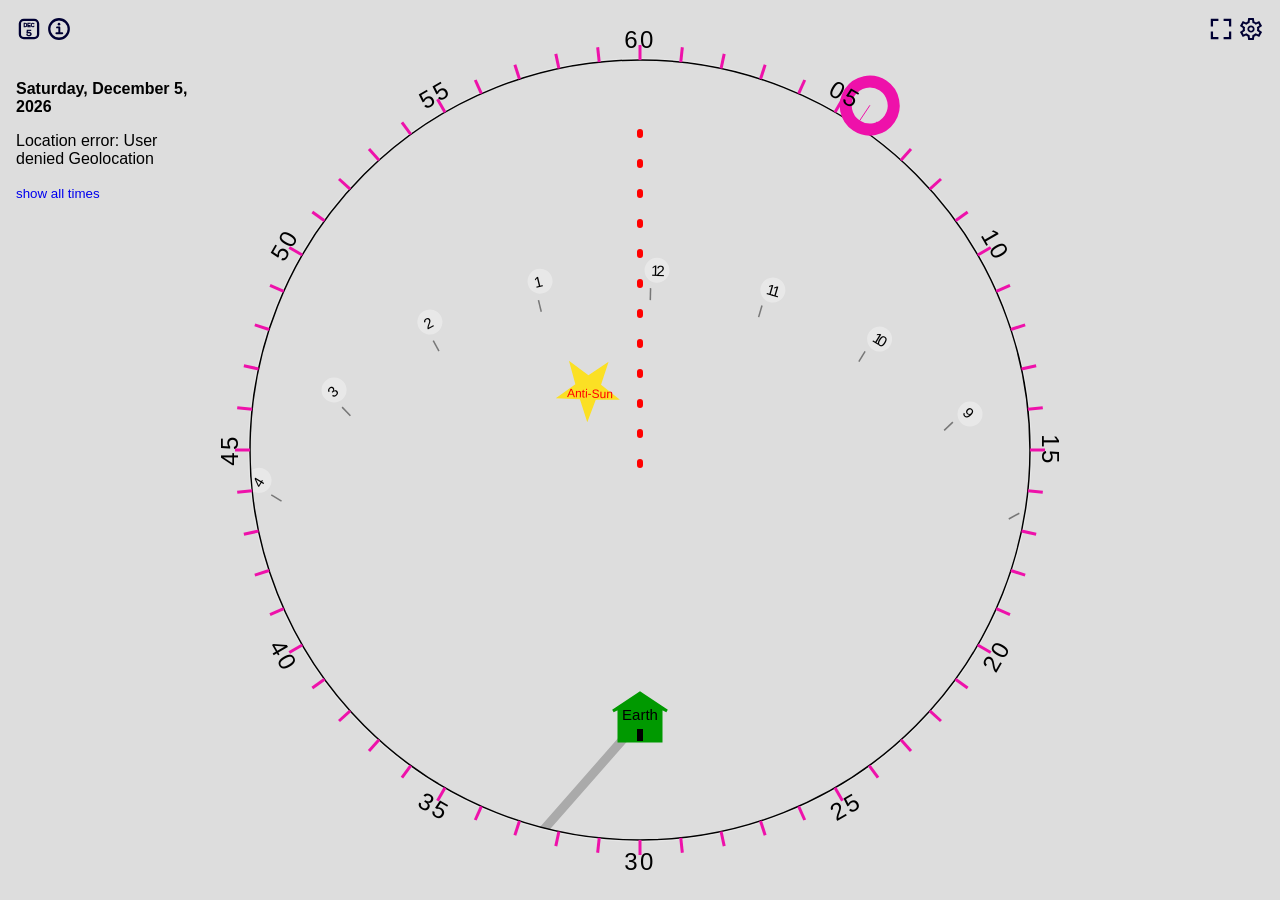
<file: index.html>
<!DOCTYPE html>
<html lang="en"><head>
<meta http-equiv="content-type" content="text/html; charset=UTF-8">
	<meta charset="utf-8">
	<title>Un-Clock</title>
	<meta name="description" content="A 24-hour clock that shows sunrise, sunset, golden hour, and twilight times for your current location. It also shows the current position and phase of the moon, and its rising and setting times.">
	<meta name="keywords" content="24-hour, clock, sunrise, sunset, twilight, dawn, dusk, moon, moonrise, moonset, moon phase,">
	<meta name="author" content="Geoff Pack">
	<meta name="viewport" content="width=device-width, initial-scale=1.0">
	<meta name="theme-color" content="#000">

	<link rel="manifest" href="manifest.json?v=4.8.1">
	<link rel="stylesheet" type="text/css" href="styles/main.css">
	<link rel="stylesheet" type="text/css" href="styles/colors.css">
	<link rel="icon" type="image/png" href="icons/icon_512.png">
	<link rel="icon" type="image/svg+xml" href="icons/icon.svg">

	<!-- iOS -->
	<link rel="apple-touch-icon" type="image/png" href="icons/icon.png">
	<link rel="apple-touch-startup-image" href="icons/icon.png">
	<meta name="mobile-web-app-capable" content="yes">
	<!-- meta name="apple-mobile-web-app-status-bar-style" content="black-translucent" -->

	<script src="libs/suncalc/suncalc.js"></script>
	<script src="libs/astronomy/astronomy.browser.min.js"></script>

	<script src="scripts/app.js"></script>
	<script src="scripts/unclockgz.js"></script>
	<script src="scripts/calendar.js"></script>
</head>
<body>

	<nav id="nav1">
		<a href="#" title="Clock">
			<svg width="26" height="26" viewBox="0 0 40 40" xmlns="http://www.w3.org/2000/svg" version="1.1">
				<circle cx="20" cy="20" r="15" stroke="currentColor" stroke-width="3.5" fill="none"/>
				<g transform="translate(20,20)">
					<g id="clockIconHours">
						<line x1="0" y1="0" x2="0" y2="8" fill="none" stroke="currentColor" stroke-width="3.5" stroke-linecap="round" />
					</g>
					<g id="clockIconMinutes">
						<line x1="0" y1="0" x2="0" y2="-10" fill="none" stroke="currentColor" stroke-width="2.5" stroke-linecap="round" />
					</g>
				</g>
			</svg>
		</a>
		<a href="#calendar" title="Calendar">
			<svg width="26" height="26" viewBox="0 0 40 40" xmlns="http://www.w3.org/2000/svg" version="1.1">
				<rect x="6"  y="6" width="28"  height="28" rx="6" stroke="currentColor" fill="none" stroke-width="3.5" />
				<text id="calendarIconMonth" x="20" y="16.5" text-anchor="middle" fill="currentColor" stroke="currentColor" stroke-width="0.7" style="font:8px sans-serif;">JAN</text>
				<text id="calendarIconDate"  x="20" y="30"   text-anchor="middle" fill="currentColor" stroke="currentColor" stroke-width="1.0" style="font:15px sans-serif;">0</text>
			</svg>
		</a>
		<a href="#about" title="About">
			<svg width="26" height="26" viewBox="0 0 40 40" xmlns="http://www.w3.org/2000/svg" version="1.1">
				<circle cx="20" cy="20" r="15" stroke="currentColor" stroke-width="3.5" fill="none"/>
				<circle cx="20" cy="12.5" r="2" stroke="none" fill="currentColor"/>
				<path fill="none" stroke="currentColor" stroke-width="3" stroke-linecap="round" d="M20.5 17.5 L20.5 26.5 M17.0 17.5 L20.0 17.5 M16.0 26.5 L25.0 26.5" />
			</svg>
		</a>
	</nav>
	<nav id="nav2">
		<a href="#fullscreen" id="fullscreen" title="toggle full-screen">
			<svg width="26" height="26" viewBox="0 0 40 40" xmlns="http://www.w3.org/2000/svg" version="1.1">
				<path class="enter" fill="none" stroke="currentColor" stroke-width="3.5" d="M6 16 v-10 h10 M24 6 h10 v10 M34 24 v10 h-10 M16 34 h-10 v-10" />
				<path class="exit"  fill="none" stroke="currentColor" stroke-width="3.5" d="M6 16 h10 v-10 M24 6 v10 h10 M34 24 h-10 v10 M16 34 v-10 h-10" />
			</svg>
		</a>
		<a href="#settings" title="Settings">
			<svg width="26" height="26" viewBox="0 0 40 40" xmlns="http://www.w3.org/2000/svg" version="1.1">
				<path fill="currentColor" d="m15.67 36.96-.8-5.38q-.62-.25-1.3-.64-.7-.4-1.24-.82L7.3 32.34l-4.33-7.62 4.46-3.34-.07-.66-.02-.71.02-.7.07-.68-4.46-3.33 4.33-7.62 5.04 2.2q.54-.41 1.23-.8.69-.4 1.31-.61l.8-5.42h8.66l.8 5.38q.62.25 1.33.64.7.4 1.2.81l5.05-2.2 4.33 7.62-4.5 3.3q.09.33.1.7.03.38.03.71l-.02.7q-.02.38-.1.72l4.5 3.29-4.38 7.62-5-2.2q-.55.41-1.21.83-.67.41-1.34.62l-.79 5.38ZM20 25.54q2.3 0 3.92-1.62 1.62-1.63 1.62-3.92 0-2.3-1.62-3.92-1.63-1.62-3.92-1.62-2.3 0-3.92 1.62-1.62 1.63-1.62 3.92 0 2.3 1.62 3.92 1.63 1.62 3.92 1.62Zm0-2.75q-1.17 0-1.98-.81T17.21 20q0-1.17.81-1.98t1.98-.81q1.17 0 1.98.81t.81 1.98q0 1.17-.81 1.98t-1.98.81ZM20 20Zm-1.7 13.8h3.37l.58-4.6q1.38-.32 2.58-1.01 1.21-.69 2.17-1.69l4.33 1.83 1.55-2.79-3.8-2.79q.17-.67.27-1.35.1-.7.1-1.4t-.07-1.4q-.09-.68-.3-1.35l3.8-2.8-1.55-2.78L27 13.5q-.92-1.04-2.13-1.77-1.2-.73-2.62-.94l-.54-4.58h-3.38l-.58 4.54q-1.42.33-2.63 1.02-1.2.69-2.16 1.73l-4.3-1.83-1.54 2.79 3.75 2.75q-.16.7-.27 1.4-.1.68-.1 1.39 0 .7.1 1.4.1.68.28 1.35l-3.76 2.8 1.55 2.78 4.29-1.83q1 1 2.2 1.7 1.21.72 2.59 1.05Z" />
			</svg>
		</a>
	</nav>

	<svg id="clock" width="600" height="600" viewBox="150 150 300 300" xmlns="http://www.w3.org/2000/svg" xmlns:xlink="http://www.w3.org/1999/xlink" version="1.1">
		<circle cx="250" cy="250" r="130" fill="none" stroke="#777" stroke-width="0.0" />
		<clipPath id="clip">
			<circle cx="0" cy="-90" r="130" />
		</clipPath>
		<g clip-path="url(#clip)" transform="translate(300,390)" >
			<g id="disc" transform="rotate(0)">
				<g id="arcs" fill="none" stroke="none" stroke-width="0"></g>
				<g id="hourNumbers"   fill="#000" font-size="5px" style="letter-spacing:-1;"></g>
				<g id="hourMarks"     fill="none" stroke="#777" stroke-width="0.5"/>
				<g id="hourMarks2"    fill="none" stroke="#777" stroke-width="0.5"/>
				<path id="noon"     d="M 0,0 L 0,0" stroke="#fff" stroke-width="0.7" />
				<path id="midnight" d="M 0,0 L 0,0" stroke="#555" stroke-width="0.7" />
				<g id="sunIcon" transform="translate(-20 -110)">
					<circle cx="0" cy="0" r="8.4" fill="#ff2" />
					<g id="sunbeams" fill="none" stroke="#ff2" stroke-width="1.5"/>
					<circle cx="0" cy="0" r="15" fill="rgba(255,255,255,0.0)" />
				</g>
				<g id="nadirstar" transform="translate(20 110)">
					<polygon  transform="translate(-12.5 -12.5)" points="12.50,1.25 15.15,8.86 23.20,9.02 16.78,13.89 19.11,21.60 12.50,17.00 5.89,21.60 8.22,13.89 1.80,9.02 9.85,8.86" fill="#fbe024"/>
					<text fill="red" font-size="4px" transform="translate(7 -3) rotate(180)" > Anti-Sun </text>
				</g>

				<g id="hourHand" cursor="crosshair" transform="rotate(180)">
					<line x1="0" y1="0" x2="0" y2="80" fill="none" stroke="#transparent" stroke-width="1" stroke-linecap="round"/>
				</g>
				<g id="moonHand" cursor="crosshair" transform="rotate(180)">
					<line x1="0" y1="0" x2="0" y2="60" fill="none" stroke="#aaa" stroke-width="3" stroke-linecap="round"/>
					<circle cx="0" cy="0" r="3.5" fill="none" stroke="#f60" stroke-width="0"/>
					<g transform="translate(0 60)">
						<g id="moonIcon" transform="rotate(180)">
							<circle cx="0" cy="0" r="8.4" fill="#aaa" />
							<circle cx="0" cy="0" r="8.2" fill="#000" stroke="#000" stroke-width="0" />
							<path fill="#ccc" stroke="#ccc" stroke-width="0" d="" />
						</g>
					</g>
				</g>
			</g>
		</g>

		<g transform="translate(300,300)" font-family="Geneva, Helvetica Neue, Helvetica, Arial" text-anchor="middle">
			<circle id="clockFace" cx="0" cy="0" r="130" fill="none" stroke="#000" stroke-width="0.5" />
			<circle cx="0" cy="0" r="130.5" fill="none" stroke="#fff" stroke-width="0.1" />


			<g id="minuteHand" transform="rotate(0)">
				<line x1="0" y1="-138" x2="0" y2="-129" fill="none" stroke="#e1a" stroke-width="0.3" stroke-linecap="round" />
				<circle cx="0" cy="-138" r="8" fill="none" stroke="#e1a" stroke-width="4" />
			</g>
			<g id="secondHand" transform="rotate(0)">
				<line x1="0" y1="-145" x2="0" y2="-129" fill="none" stroke="#a00" stroke-width="0.7" stroke-linecap="round" />
				<circle cx="0" cy="-145" r="2.5" fill="#a00" stroke="#e00" stroke-width="0" />
			</g>
			<g id="minuteMarks"   fill="none" stroke="#e1a" stroke-width="1"></g>
			<g id="minuteNumbers" fill="#000" font-size="8px" style="letter-spacing:0.8;"></g>

			<g id= "nowindex">
				<line x1="0" y1="5" x2="0" y2="-110" stroke="#f00" stroke-width="2" stroke-linecap="round" stroke-dasharray="1,9" />
			</g>
			<g id= "homeicon" transform="translate(0 90) rotate(0)">
				<polygon points="-7,7 -7,-4 -9,-3 0,-9 9,-3 7,-4 7,7" fill="#090" stroke="#090"/>
				<line x1="0" y1="-13" x2="5" y2="-5" fill="none" stroke="#090" stroke-width="0.3" stroke-linecap="round"  display=none />
				<line x1="0" y1="7" x2="0" y2="3" fill="none" stroke="#000" stroke-width="2" />
				<text font-size="5px" > Earth </text>
			</g>
			<circle id="centerCircle" cursor="crosshair" cx="0" cy="0" r="15" fill="transparent" />
		</g>
	</svg>

	<svg id="calendar" width="600" height="600" viewBox="0 0 300 300" xmlns="http://www.w3.org/2000/svg" xmlns:xlink="http://www.w3.org/1999/xlink" version="1.1">
		<g transform="translate(150,150)">
			<g id="calendarFace">
				<circle cx="0" cy="0" r="136" fill="none" stroke="currentColor" stroke-width="0.5" />
				<circle cx="0" cy="0" r="102" fill="none" stroke="currentColor" stroke-width="0.5" />
				<g id="monthArcs" fill="none" stroke="currentColor" stroke-width="0.5"></g>
				<g id="monthNames" fill="currentColor" font-size="6px" font-family="Geneva, Helvetica Neue, Helvetica, Arial" text-anchor="middle"></g>
				<g id="dayMarks" fill="none" stroke="currentColor" stroke-width="0.5"></g>
			</g>
			<g id="dateHand2">
				<path d="M 0,-5 L 0,-130" stroke="#999" stroke-width="1.0" />
			</g>
			<g id="calendarOverlay">
				<circle cx="0" cy="0" r="136" fill="rgba(0,255,0,0)" cursor="pointer" />
			</g>
			<g id="astronomicalEvents" cursor="crosshair" fill="rgba(0,255,0,0)" stroke-width="0">
				<!-- solstices and equinoxes -->
				<g id="springEquinox" data-title="Vernal (Spring) Equinox" data-date="">
					<path d="M 0,0 L -9,-101 L 9,-101 z" />
					<path d="M 0,-5 L 0,-101.9" stroke-width="0.75" />
				</g>
				<g id="summerSolstice" data-title="Summer Solstice" data-date="">
					<path d="M 0,0 L -9,-101 L 9,-101 z" />
					<path d="M 0,-5 L 0,-101.9" stroke-width="0.75" />
				</g>
				<g id="autumnEquinox" data-title="Autumnal (Fall) Equinox" data-date="">
					<path d="M 0,0 L -9,-101 L 9,-101 z" />
					<path d="M 0,-5 L 0,-101.9" stroke-width="0.75" />
				</g>
				<g id="winterSolstice" data-title="Winter Solstice" data-date="">
					<path d="M 0,0 L -9,-101 L 9,-101 z" />
					<path d="M 0,-5 L 0,-101.9" stroke-width="0.75" />
				</g>
				<!-- perihelion and aphelion -->
				<g id="perihelion" data-title="Perihelion" data-date="">
					<path d="M 0,0 L -9,-101 L 9,-101 z" />
					<path d="M 0,-5 L 0,-101.9" stroke-width="0.75" />
				</g>
				<g id="aphelion" data-title="Aphelion" data-date="">
					<path d="M 0,0 L -9,-101 L 9,-101 z" />
					<path d="M 0,-5 L 0,-101.9" stroke-width="0.75" />
				</g>
				<!-- solar midpoints -->
				<!--
				<g id="febMidpoint" data-title="February Solar Midpoint" data-date="">
					<path d="M 0,0 L -9,-101 L 9,-101 z" />
					<path d="M 0,-5 L 0,-101.9" stroke-width="0.5" />
				</g>
				<g id="mayMidpoint" data-title="May Solar Midpoint" data-date="">
					<path d="M 0,0 L -9,-101 L 9,-101 z" />
					<path d="M 0,-5 L 0,-101.9" stroke-width="0.5" />
				</g>
				<g id="augMidpoint" data-title="August Solar Midpoint" data-date="">
					<path d="M 0,0 L -9,-101 L 9,-101 z" />
					<path d="M 0,-5 L 0,-101.9" stroke-width="0.5" />
				</g>
				<g id="novMidpoint" data-title="November Solar Midpoint" data-date="">
					<path d="M 0,0 L -9,-101 L 9,-101 z" />
					<path d="M 0,-5 L 0,-101.9" stroke-width="0.5" />
				</g>
				-->
			</g>
			<g id="moonPhases" cursor="crosshair" fill="rgba(0,255,0,0)" stroke-width="0"></g>
			<g id="dateHand">
				<path d="M 0,0 L 0,-130" stroke="#f30" stroke-width="1.5" />
				<circle cx="0" cy="0" r="3" fill="#f30" />
			</g>
		</g>
	</svg>

	<div id="info1" class="info">
		<h1>Sun Clock</h1>
		<h3 id="dateText">Getting date…</h3>
		<p id="timeText"></p>
		<p id="location">Getting location…</p>
		<p id="mainTimes"></p>
		<p><small><a href="#allTimes">show all times</a></small></p>

		<h1>Sun Calendar</h1>
		<noscript>
			<p><b>This site requires Javascript!</b></p>
		</noscript>
	</div>

	<div id="info2" class="info"></div>

	<section id="about">
		<div>
			<h2>About</h2>
			<p>Sun Clock is a 24-hour clock that displays the position of the sun, and times of <a href="https://en.wikipedia.org/wiki/Sunrise" target="wikipedia">sunrise</a>, <a href="https://en.wikipedia.org/wiki/Noon#Solar_noon" target="wikipedia">solar noon</a>, <a href="https://en.wikipedia.org/wiki/Sunset" target="wikipedia">sunset</a>, <a href="https://en.wikipedia.org/wiki/Golden_hour_(photography)" target="wikipedia">golden hour</a>, and <a href="https://en.wikipedia.org/wiki/Twilight" target="wikipedia">twilight</a> for your current location. It also shows the position and <a href="https://en.wikipedia.org/wiki/Lunar_phase" target="wikipedia">phase</a> of the moon, and its rising and setting times.</p>
			<noscript><p><b>This site requires JavaScript to work.</b> Page weight is ~100 KB, and there's no advertising or tracking (only a tiny stats script from <a href="https://simpleanalytics.com">Simple Analytics</a>). It's worth it, honest ;)</p></noscript>

			<p><a href="#direction">A note about direction</a><a href="#note1"><sup>1</sup></a> <span id="note1" class="hide"><small> — why does it go backwards?</small></span></p>

			<h3>Tips</h3>
			<p>Tap on or hover over the segments to get their start and end times. You can also tap/hover on the moon, the hour hand, and the centre dot.</p>
			<p>See <a href="#updates">updates</a> for change history.</p>

			<h3>Support</h3>
			<p>Sun Clock is free to use, and contains no advertising. If you would like to help support Sun Clock, please —</p>
			<p id="bmc">
				<a href="https://buymeacoffee.com/virtualgeoff" target="_blank" title="Buy Me a Coffee">
					<svg width="160" height="35" viewBox="0 0 4169 913" xmlns="http://www.w3.org/2000/svg">
						<path d="M565 212h-2 2ZM574 278h-1 1ZM565 212ZM565 212ZM573 277h2v-1l-2 1ZM567 214l-1-1-1-1 2 2ZM307 847l-2 1h1l1-1ZM458 817c0-1-1-1-1 3l1-1v-2ZM442 847l-2 1h1l1-1ZM201 854l-2-1 1 1h1ZM177 831l-1-3 1 3Z" fill="#0D0C22"/>
						<path d="M337 422c-32 14-70 30-118 30-20 0-40-3-60-9l34 343a57 57 0 0 0 57 53l63 2 68-2a57 57 0 0 0 57-53l36-378c-16-6-32-10-51-10-31 0-56 11-86 24Z" fill="#FFF"/>
						<path d="M56 276h1-1ZM628 244l-5-25c-5-23-15-45-38-53-8-2-16-4-22-9s-7-14-9-22l-7-43c-2-12-4-26-10-37-7-16-22-24-37-30l-24-8C438 7 398 4 359 1c-47-2-94-1-141 3-35 3-71 7-105 19-12 4-24 10-33 19a37 37 0 0 0-7 43c6 11 16 18 26 23 14 6 28 10 43 14a952 952 0 0 0 298 5c13-2 22-20 18-32-5-15-17-20-32-18l-6 1h-2a882 882 0 0 1-223 1l-4-1h-1l-5-1a475 475 0 0 1-30-6 4 4 0 0 1 3-7 447 447 0 0 1 32-5l15-2a954 954 0 0 1 207 1h5l4 1 30 5c15 4 34 5 41 21l4 16 1 7v1a107615 107615 0 0 0 11 53 9 9 0 0 1-8 7h-4a1191 1191 0 0 1-180 11 1411 1411 0 0 1-179-11l-5-1-11-1-37-7c-15-2-29-1-43 7-11 6-20 15-25 26-6 12-8 25-11 38-2 13-6 27-5 40 4 29 24 52 52 58a1478 1478 0 0 0 432 14 18 18 0 0 1 20 20l-2 27-17 160a128801 128801 0 0 1-22 216c-2 16-2 32-5 48-5 24-21 39-45 44-22 5-44 8-67 8l-74-1c-27 0-60-2-80-22-18-17-21-45-23-68l-10-94-18-173-12-112v-6c-2-13-11-26-26-25-13 0-27 11-26 25l9 83 18 172 15 147 3 28c6 51 45 79 93 87 28 4 57 5 86 5 37 1 74 2 110-4 53-10 94-46 99-101l5-48 17-159 17-174 9-79a18 18 0 0 1 14-16c16-3 30-8 41-20 18-18 21-43 15-67ZM52 261l-1 3 1-3Zm1 12 1 1-1-1Zm2 2s0 1 0 0Zm3 2Zm514-4c-6 6-14 8-22 9a1551 1551 0 0 1-476-1c-7-1-14-2-18-7-9-9-4-27-2-38 2-10 5-23 17-24 19-3 40 5 58 8l66 8a1276 1276 0 0 0 336-13c15-3 32-8 41 8 6 10 7 24 6 37 0 5-3 10-6 13Z" fill="#0D0C22"/>
						<path fill-rule="evenodd" clip-rule="evenodd" d="M1129 529c-5 10-13 19-22 26-10 8-21 14-33 19-13 5-25 8-38 9-13 2-25 2-37 0s-22-6-30-12l9-97a357 357 0 0 1 73-16c14-2 27-1 40 0 12 2 22 6 29 12l10 12 5 13c1 12-1 23-6 34ZM993 321a141 141 0 0 1 77-17c8 1 16 3 22 7 7 4 12 10 15 18 4 7 5 17 3 28-1 10-5 17-11 24-6 6-13 12-22 16s-18 8-28 10a237 237 0 0 1-65 8l9-94Zm184 145c-5-11-11-20-19-28s-18-13-29-17c5-4 10-10 14-18a161 161 0 0 0 19-57c1-10 1-18-1-26-5-17-13-31-24-41a89 89 0 0 0-38-21c-15-4-31-5-48-3-18 2-35 7-54 13l1-4v-5c0-5-2-9-6-12-5-3-10-5-16-6-6 0-11 1-17 4-5 3-9 9-11 17a12727 12727 0 0 0-23 258l-8 84c1 8 3 14 7 18 3 5 7 8 12 8 5 1 10 1 15-2s10-7 14-13c12 6 25 11 40 13h45a212 212 0 0 0 86-31c13-8 23-18 31-28 9-10 14-21 17-33a116 116 0 0 0-7-70ZM1613 701a314 314 0 0 1-17 60c-4 9-9 16-14 22-4 5-10 8-15 7s-8-4-9-9v-18c1-8 4-16 7-25a219 219 0 0 1 29-55l20-21c1 2 2 6 2 13l-3 26Zm152-194c-4-4-9-6-15-7s-12 3-18 10c-3 7-8 14-14 20a190 190 0 0 1-51 40 278 278 0 0 1-1-64 419 419 0 0 1 18-97c0-8-2-15-6-20s-9-8-14-10c-6-1-11 0-17 3-6 2-11 8-15 15a2985 2985 0 0 1-28 70 375 375 0 0 1-43 69c-9 9-18 16-28 21s-21 8-32 7c-6-1-9-5-12-12-2-6-4-15-4-24l1-33a462 462 0 0 1 21-94c3-9 3-16 0-22-4-5-9-9-15-11s-13-2-20 0-12 7-15 14a346 346 0 0 0-23 88c-3 16-4 32-5 48v3c-6 17-12 30-18 39-8 11-16 16-26 15-4-2-7-6-8-13-2-6-2-14-2-24a333 333 0 0 1 11-69 2189 2189 0 0 1 16-76c0-11-3-19-9-24-6-6-14-8-24-7-8 3-13 7-16 12-4 5-7 11-9 18l-5 23a1047 1047 0 0 1-22 87c-5 16-11 31-17 44-7 14-13 24-21 32-7 8-15 12-24 10-5-1-8-6-9-15-2-8-2-19-1-33a426 426 0 0 1 14-87 1924 1924 0 0 1 13-58c0-9-2-16-6-21s-9-8-14-10c-6-1-12 0-17 3-6 2-11 7-15 15a753 753 0 0 1-13 60 1678 1678 0 0 0-13 84 349 349 0 0 0 2 59c1 10 4 19 8 27 3 8 9 15 16 21 7 5 16 8 26 9 12 0 21-1 29-3 9-2 16-6 23-10l18-17 16-22c5 12 12 20 20 27 8 6 17 10 25 11 9 1 18 0 28-4 9-4 17-10 25-19 5-5 9-12 14-19 1 4 3 7 6 10 7 9 17 16 29 19 14 4 27 4 40 2s25-7 36-13a173 173 0 0 0 59-50 428 428 0 0 0-1 39 298 298 0 0 0-101 134c-5 17-8 33-8 48s4 28 11 38c7 11 18 19 33 24 16 5 30 5 43 1 12-5 23-13 32-24s16-24 22-40a322 322 0 0 0 20-142c26-11 47-24 63-41 17-16 30-33 41-51 3-5 4-10 3-16-1-7-3-12-7-17ZM2329 479a215 215 0 0 1 10-44c3-7 6-13 10-18 3-5 7-9 11-11 4-3 8-2 13 0 4 3 7 9 8 17 1 9 0 18-3 28s-9 19-17 28c-8 8-19 14-33 16l1-16Zm155 18h-14c-5 1-8 4-9 9a153 153 0 0 1-56 81c-10 7-20 12-30 15-11 3-19 4-26 1-7-2-12-7-16-13s-7-13-9-22-3-17-3-27c17 2 32-1 45-9 13-7 25-17 34-29s16-25 21-40 7-30 8-45c0-14-2-26-6-35-5-10-11-18-19-23-7-5-16-8-26-9-9-1-19 0-30 4-12 4-22 11-31 20-8 9-15 20-21 33a360 360 0 0 0-23 118l-2 4c-4 10-10 20-16 31-6 10-13 18-20 25-8 7-15 9-23 7-5-1-8-7-8-16-1-10 0-22 1-37l5-47 3-49c0-13-2-26-7-38-5-13-12-23-21-31s-19-14-31-16c-11-3-24-1-37 5-14 6-24 15-32 26l-22 36c-2-10-6-18-10-27-5-8-11-15-17-21-7-6-15-11-23-14-8-4-17-5-26-5s-17 1-25 5c-8 3-15 8-21 13s-12 11-17 18l-13 20a430 430 0 0 0-6-35c-2-4-5-7-9-9-3-2-8-3-15-3-3 0-6 0-10 2l-8 5c-3 3-5 5-6 9-1 3-2 7-1 12l2 12a312 312 0 0 1 7 84 730 730 0 0 1-12 124c-1 6 2 11 7 15 6 4 12 6 19 7 6 1 13-1 19-4s10-8 11-15a470 470 0 0 1 27-136c5-14 10-26 16-37 5-10 12-19 18-25 6-7 13-10 19-10 9 0 15 4 20 12 4 7 8 17 10 29s3 25 2 39a600 600 0 0 1-8 97c0 7 3 12 8 16s11 6 17 7c7 1 13 0 18-4 6-3 9-8 10-15a662 662 0 0 1 30-123c7-17 15-31 23-41 8-11 17-17 26-17 5 0 8 4 11 10 2 7 4 16 4 27l-2 25a719 719 0 0 1-10 56 227 227 0 0 0 1 57c1 10 4 19 8 28 4 8 10 16 17 22 8 6 17 9 28 9 17 0 32-4 45-11s25-17 34-28l2-2 2 5c6 13 15 23 26 30s24 11 39 12 31-2 48-8a128 128 0 0 0 60-44c9-10 16-22 22-35l19-46c2-5 1-9-3-13-3-4-7-6-12-8ZM2727 448a450 450 0 0 1-16 61c-4 12-9 22-14 31-6 9-13 16-20 21-7 6-16 8-25 7-5-1-9-4-11-10-3-6-4-13-4-22a172 172 0 0 1 11-63c3-11 8-20 13-29 6-9 12-16 19-21s15-7 23-7 17 5 27 13l-3 19Zm158 34c-4-3-9-3-14-2s-8 6-10 14l-8 29-16 32c-6 10-13 19-21 25-8 7-16 10-25 9-8 0-13-4-16-11s-4-16-4-26a601 601 0 0 1 21-113l7-30c3-8 2-14-2-19-4-6-9-9-14-11-6-3-12-3-18-2s-10 4-12 9a90 90 0 0 0-50-24c-17-1-32 2-45 11-14 8-26 20-37 36a228 228 0 0 0-38 108c-1 19 0 37 4 53s12 29 22 39c11 10 25 15 43 15 8 0 16-2 24-5a115 115 0 0 0 37-26l11-12a72 72 0 0 0 27 45 64 64 0 0 0 38 14c14 0 27-5 39-14 13-10 24-21 33-35a223 223 0 0 0 37-84c2-5 1-10-1-14-3-5-7-9-12-11ZM3690 728c-2 10-6 18-12 25-5 7-12 11-20 11-5 0-9-2-11-8-3-6-5-13-6-22s-2-19-1-30a587 587 0 0 1 6-83c10 1 19 5 25 13 7 7 12 16 16 27a121 121 0 0 1 3 67Zm-162 0c-2 10-6 18-12 25-5 7-12 11-20 11-5 0-9-2-11-8-3-6-5-13-6-22l-1-30a568 568 0 0 1 6-83c10 1 19 5 26 13 6 7 11 16 15 27a121 121 0 0 1 3 67Zm-166-253-2 18c-1 6-2 9-4 11-3-2-7-6-12-14-5-7-9-16-11-25-3-9-4-19-3-28s6-16 14-21c4-2 6-1 9 2l6 14 3 20v23Zm-39 88a79 79 0 0 1-33 21c-6 2-11 2-16 1-14-2-24-8-31-17s-12-19-14-31-1-25 1-39c2-13 6-26 12-38s13-22 21-30c8-9 16-14 26-16-4 15-5 31-4 47a119 119 0 0 0 27 69c6 7 13 13 21 18-2 6-6 11-10 15Zm494-84a215 215 0 0 1 11-44l9-18c4-5 8-9 12-11s8-2 12 0c5 3 7 9 8 17 1 9 0 18-3 28s-8 19-16 28c-9 8-19 14-33 16v-16Zm180 0a215 215 0 0 1 11-44c3-7 6-13 10-18 3-5 7-9 11-11s8-2 12 0c5 3 8 9 9 17 1 9 0 18-4 28-3 10-8 19-16 28-8 8-19 14-33 16v-16Zm168 26a28 28 0 0 0-27-8c-4 1-7 4-8 9a153 153 0 0 1-56 81c-10 7-20 12-30 15-11 3-20 4-26 1-7-2-13-7-17-13s-7-13-8-22l-4-27c17 2 33-1 46-9 13-7 24-17 34-29 9-12 16-25 21-40 4-15 7-30 8-45 0-14-2-26-7-35-4-10-10-18-18-23-7-5-16-8-26-9s-20 0-30 4c-12 4-22 11-31 20-8 9-15 20-21 33-6 12-10 25-14 39a358 358 0 0 0-9 81 161 161 0 0 1-23 36c-8 9-16 16-26 23-9 7-19 12-30 15-10 3-19 4-26 1-6-2-12-7-16-13s-7-13-9-22l-3-27c17 2 32-1 46-9 13-7 24-17 33-29 10-12 17-25 21-40 5-15 8-30 8-45 1-14-1-26-6-35-4-10-10-18-18-23s-16-8-26-9-20 0-30 4c-12 4-23 11-31 20-9 9-16 20-21 33-6 12-10 25-14 39a360 360 0 0 0-9 65l-8 8a268 268 0 0 1-68 39c-12 4-25 6-38 7l28-295c2-7 1-12-3-17-3-5-8-8-13-10-6-2-12-1-19 1-6 2-11 7-15 14a3732 3732 0 0 0-26 251v3l-8 7a269 269 0 0 1-68 39c-12 4-25 6-37 7l27-295c2-7 1-12-2-17-4-5-9-8-14-10-6-2-12-1-18 1-7 2-12 7-16 14l-7 46a3634 3634 0 0 0-19 205v1l-15 6c-6 2-12 3-20 3a174 174 0 0 0 5-38l1-22-2-19c-1-13-4-25-8-37-4-11-9-21-16-28-7-8-16-13-26-16s-22-2-36 3a109 109 0 0 0-97 33 184 184 0 0 0-46 116 130 130 0 0 1-65 63l-23 6c-7 2-15 2-22 1s-14-5-20-10c-4-5-8-11-11-20-2-10-4-20-4-32a258 258 0 0 1 8-73c4-11 8-22 13-31s11-15 18-19c4 1 6 3 7 7l1 14-2 17-2 15c2 8 5 14 9 18 4 5 9 7 14 8 6 1 11 0 16-4 5-3 10-8 13-15h1l7-56c1-8 0-15-4-21s-10-9-17-10c-8-13-20-19-35-20-14-1-29 4-45 15-10 6-18 16-25 28-8 12-13 25-18 40a254 254 0 0 0-3 138c5 13 11 25 18 34 7 8 14 14 23 18 8 3 17 6 26 7 9 0 18 0 27-2 9-1 17-3 25-6a253 253 0 0 0 64-37l16-14c2 6 4 11 8 16 8 14 18 24 32 33 14 8 31 12 51 12a120 120 0 0 0 104-63c17 0 34-3 51-9v6a522 522 0 0 0-4 68 836 836 0 0 0 0 94c1 16 4 31 9 44s12 24 20 33c9 10 21 15 35 17 15 2 28-1 39-8s20-18 27-31c7-12 12-27 15-44a217 217 0 0 0-7-100c-5-15-12-27-21-37 5-2 12-4 19-9l23-14 6-3-1 22-2 36a856 856 0 0 0 0 94c1 16 4 31 9 44s12 24 20 33c9 10 21 15 35 17 15 2 28-1 39-8s20-18 27-31c7-12 12-27 15-44a217 217 0 0 0-7-100c-5-15-12-27-21-37 5-2 11-4 19-9a368 368 0 0 0 35-22c2 15 5 27 10 38 7 13 15 23 26 30s24 11 39 12 31-2 49-8a128 128 0 0 0 60-44l2-2 4 12c7 13 16 23 27 30s24 11 38 12a135 135 0 0 0 83-26c10-7 19-16 27-26l21-35 19-46c1-5 0-9-3-13Z" fill="currentColor"/>
					</svg>
				</a>
			</p>

			<h3>Privacy</h3>
			<p>We collect aggregate user stats only. Your location and settings are stored in your web browser and are not sent to the server. No cookies are saved or sent.</p>

			<br>
			<p class="center"><small>
				<a href="mailto:sunclock@virtualgeoff.com" data-address="6d 61 69 6c 74 6f 3a 73 75 6e 63 6c 6f 63 6b 40 76 69 72 74 75 61 6c 67 65 6f 66 66 2e 63 6f 6d">Feedback</a> &nbsp; 〜 &nbsp;
				<a href="https://github.com/virtualgeoff/sunclock">Source</a> &nbsp; 〜 &nbsp;
				<a href="https://github.com/mourner/suncalc">SunCalc</a>
			</small></p>

			<a href="#" class="close">✕</a>
		</div>
	</section>

	<section id="direction">
		<div>
			<h2>A note about direction</h2>
			<p>In the Northern Hemisphere the Sun moves across the sky in a clockwise direction. (Before clocks, clockwise was called "<a href="https://en.wikipedia.org/wiki/Sunwise" target="wikipedia">sunwise</a>", and anti-clockwise was know as "<a href="https://en.wikipedia.org/wiki/Widdershins" target="wikipedia">widdershins</a>", meaning "against the way".)</p> 			
			<p>In the Southern Hemisphere, however, the sun moves across the sky in an anti-clockwise direction. Sun Clock matches this by setting its direction of rotation based on your latitude: <strong>if you're in the Southern Hemisphere the clock will go 'backwards'</strong>. You can change it in the <a href="#settings">settings</a> if you wish.</p>
			<p>Ideally you want the clock to turn in the same direction as the sun, regardless of which hemisphere you are in. If you are facing South, set it to clockwise; if facing North, anti-clockwise. You want sunrise on the clock to be to the East.</p>	
			<p>In fact, if you face the right direction and tilt you screen at the right angle, the hour hand will track the movement of the Sun across the sky. Exactly how to do this is left as an exercise for the reader, but you want the screen to lie in the plane of the <a href="https://en.wikipedia.org/wiki/Ecliptic" target="wikipedia">ecliptic</a>, and solar noon to be "up".</p>

			<a href="#" class="close">✕</a>
		</div>
	</section>

	<section id="updates">
		<div>
			<h2>Updates</h2>

			<h3>2026-06-26</h3>
			<p>Added a <a href="LICENSE.txt">license</a> (MIT) to the code.</p>

			<h3>2026-03-12</h3>
			<p>Added an option for a ticking seconds hand (sweep hand is still the default).</p>

			<h3>2026-01-01</h3>
			<p>Fixed a bug where the Moon icon was incorrect in recent versions of Safari.</p>

			<h3>2024-05-23</h3>
			<p>Added the option to show the <i>odd</i> numbers on the clock face.</p>
			<p>The "<i>use 12-hour times</i>" option now applies to the numbers on the clock face also.</p>

			<h3>2024-02-13</h3>
			<p>Added an <a href="#calendar">annual calendar</a>. Try it out. <a href="mailto:sunclock@virtualgeoff.com" data-address="6d 61 69 6c 74 6f 3a 73 75 6e 63 6c 6f 63 6b 40 76 69 72 74 75 61 6c 67 65 6f 66 66 2e 63 6f 6d">Feedback welcome!</a></p>

			<h3>2023-10-20</h3>
			<p>Sun Clock is now a <a href="https://en.wikipedia.org/wiki/Progressive_web_app">Progressive Web App</a>. This means you can install it on your device homepage and it will be available when your are offline.</p>

			<h3>2022-10-24</h3>
			<p>Added auto-color mode (dynamic colors that change with the time periods.)</p>

			<h3>2022-09-07</h3>
			<p>Added dark mode.</p>

			<h3>2022-05-27</h3>
			<p>Live!</p>

			<a href="#" class="close">✕</a>
		</div>
	</section>

	<section id="allTimes">
		<div>
			<h2>All Times</h2>
			<p>Times update at Solar Midnight</p>
			<table>
				<thead>
					<tr>
						<th scope="col">Event</th>
						<th scope="col">Time</th>
					</tr>
				</thead>
				<tbody>
				</tbody>
			</table>

			<a href="#" class="close">✕</a>
		</div>
	</section>

	<section id="settings">
		<div>
			<h2>Settings</h2>

			<form id="settingsForm" onsubmit="return App.updateLocation(this);">
				<p>
					<label><input type="checkbox" name="showMoon"> show moon</label>
				</p>
				<p>
					<label><input type="checkbox" name="showHourNumbers"> show hour numbers</label><br>
					<label><input type="checkbox" name="showOddHourNumbers"> show odd hour numbers</label><br>
					<label><input type="checkbox" name="showHourMarks"> show hour marks</label><br>
				</p>
				<p>
					<label><input type="checkbox" name="showMinuteHand"> show minutes hand</label><br>
					<label><input type="checkbox" name="showMinuteMarks"> show minute marks</label><br>
					<label><input type="checkbox" name="showMinuteNumbers"> show minute numbers</label><br>
				</p>
				<p>
					<label><input type="checkbox" name="showSecondHand"> show seconds hand</label><br>
					<label><input type="checkbox" name="sweepHand"> sweep hand</label>
				</p>
				<p>
					<label><input type="checkbox" name="hour12"> use 12-hour times</label>
				</p>
				<p>
					<label><input type="checkbox" name="setDirectionManually"> set direction manually</label>
				</p>
				<p id="setDirection">
					<label><input type="radio" name="setDirection" id="direction_cw"  value="clockwise"> clockwise</label> &nbsp;
					<label><input type="radio" name="setDirection" id="direction_ccw" value="anticlockwise"> anti-clockwise</label>
				</p>
				<p>
					<label><input type="checkbox" name="setLocationManually"> set location manually</label>
				</p>
				<p id="setLocation">
					<label for="latitude">Latitude </label> <input name="latitude" id="latitude" type="number" min="-90"  max="90" step="any" placeholder="-90 to 90" required> <a href="#note2">ℹ︎</a><br>
					<span id="note2"><small>Use <a href="https://en.wikipedia.org/wiki/Decimal_degrees" target="_blank">decimal degrees</a>. Should be a number between -90.0 and 90.0<br>1–2 decimal places is sufficient.</small></span>
					<label for="longitude">Longitude </label> <input name="longitude" id="longitude" type="number" min="-180" max="180" step="any" placeholder="-180 to 180" required> <a href="#note3">ℹ︎</a><br>
					<span id="note3"><small>Use <a href="https://en.wikipedia.org/wiki/Decimal_degrees" target="_blank">decimal degrees</a>. Should be a number between -180.0 and 180.0<br>1–2 decimal places is sufficient.</small></span>
					<label></label> <input type="submit" value="Update">
				</p>
				<h3>Color mode:</h3>
				<p id="setColorScheme">
					<label><input type="radio" name="setColorScheme" id="scheme_light" value="light"> light</label> &nbsp;
					<label><input type="radio" name="setColorScheme" id="scheme_dark" value="dark"> dark</label> &nbsp;
					<label><input type="radio" name="setColorScheme" id="scheme_auto" value="auto"> auto</label> &nbsp;
					<label><input type="radio" name="setColorScheme" id="scheme_dynamic" value="dynamic"> dynamic</label>
				</p>
			</form>

			<a href="#" class="close">✕</a>
		</div>
	</section>

	<!-- stats -->

	<noscript><img src="noscript.gif" alt="" referrerpolicy="no-referrer-when-downgrade"></noscript>



</body></html>
</file>
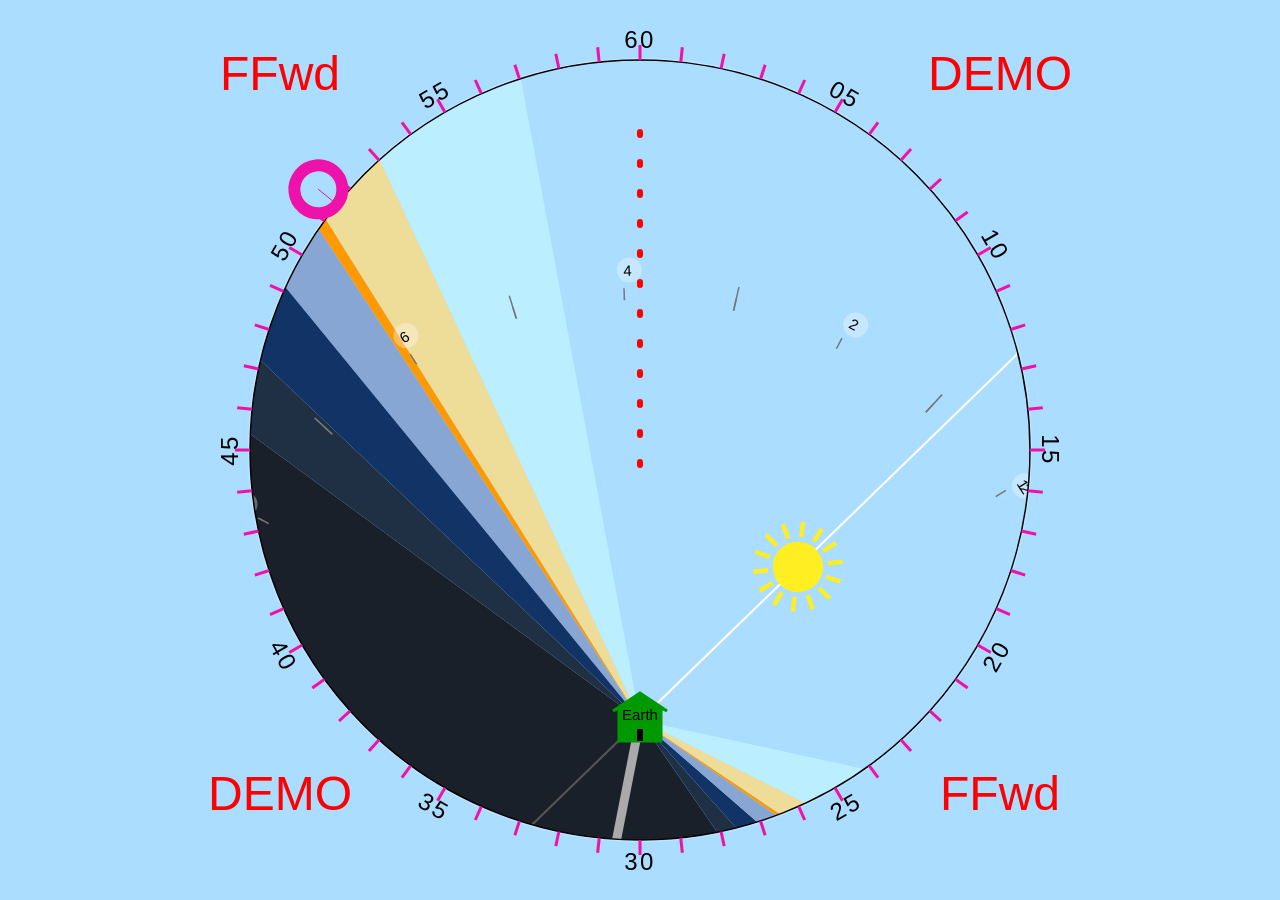
<file: animation.html>
<!DOCTYPE html>
<html lang="en"><head>
<meta http-equiv="content-type" content="text/html; charset=UTF-8">
	<meta charset="utf-8">
	<title>animation Demo</title>
	<meta name="description" content="fast animation of the Un-Clock concept">
	<meta name="author" content="kilo-hard">
	<meta name="viewport" content="width=device-width, initial-scale=1.0">
	<meta name="theme-color" content="#000">

	<link rel="stylesheet" type="text/css" href="styles/main.css">
	<link rel="stylesheet" type="text/css" href="styles/colors.css">
	<link rel="icon" type="image/png" href="icons/icon_512.png">
	<link rel="icon" type="image/svg+xml" href="icons/icon.svg">

	<script src="scripts/ffwd.js"></script>
</head>
<body>



	<svg id="clock" width="600" height="600" viewBox="150 150 300 300" xmlns="http://www.w3.org/2000/svg" xmlns:xlink="http://www.w3.org/1999/xlink" version="1.1">
		<circle cx="250" cy="250" r="130" fill="none" stroke="#777" stroke-width="0.0" />
		<clipPath id="clip">
			<circle cx="0" cy="-90" r="130" />
		</clipPath>
		<g clip-path="url(#clip)" transform="translate(300,390)" >
			<g id="disc" transform="rotate(0)">
				<g id="arcs" fill="none" stroke="none" stroke-width="0"></g>
				<g id="hourNumbers"   fill="#000" font-size="5px" style="letter-spacing:-1;"></g>
				<g id="hourMarks"     fill="none" stroke="#777" stroke-width="0.5"/>
				<g id="hourMarks2"    fill="none" stroke="#777" stroke-width="0.5"/>
				<path id="noon"     d="M 0,0 L 0,0" stroke="#fff" stroke-width="0.7" />
				<path id="midnight" d="M 0,0 L 0,0" stroke="#555" stroke-width="0.7" />
				<g id="sunIcon" transform="translate(-20 -110)">
					<circle cx="0" cy="0" r="8.4" fill="#fe2" />
					<g id="sunbeams" fill="none" stroke="#fe2" stroke-width="1.5"/>
					<circle cx="0" cy="0" r="15" fill="rgba(255,255,255,0.0)" />
				</g>
				<g id="nadirstar" transform="translate(20 110)">
					<polygon  transform="translate(-12.5 -12.5)" points="12.50,1.25 15.15,8.86 23.20,9.02 16.78,13.89 19.11,21.60 12.50,17.00 5.89,21.60 8.22,13.89 1.80,9.02 9.85,8.86" fill="#fbe024"/>
					<text fill="red" font-size="4px" transform="translate(7 -3) rotate(180)" > Anti-Sun </text>
				</g>

				<g id="hourHand" cursor="crosshair" transform="rotate(180)">
					<line x1="0" y1="0" x2="0" y2="80" fill="none" stroke="#transparent" stroke-width="1" stroke-linecap="round"/>
				</g>
				<g id="moonHand" cursor="crosshair" transform="rotate(180)">
					<line x1="0" y1="0" x2="0" y2="60" fill="none" stroke="#aaa" stroke-width="3" stroke-linecap="round"/>
					<circle cx="0" cy="0" r="3.5" fill="none" stroke="#f60" stroke-width="0"/>
					<g id="moonIcon" transform="translate(0 60) rotate(180)">
						<circle cx="0" cy="0" r="8.4" fill="#aaa" />
						<circle cx="0" cy="0" r="8.2" fill="#000" stroke="#000" stroke-width="0" />
						<path fill="#ccc" stroke="#ccc" stroke-width="0" d="" />
					</g>
				</g>
			</g>
		</g>



		<g transform="translate(300,300)" font-family="Geneva, Helvetica Neue, Helvetica, Arial" text-anchor="middle">
			<circle id="clockFace" cx="0" cy="0" r="130" fill="none" stroke="#000" stroke-width="0.5" />
			<circle cx="0" cy="0" r="130.5" fill="none" stroke="#fff" stroke-width="0.1" />

			<g id="minuteHand" transform="rotate(0)">
				<line x1="0" y1="-138" x2="0" y2="-129" fill="none" stroke="#e1a" stroke-width="0.3" stroke-linecap="round" />
				<circle cx="0" cy="-138" r="8" fill="none" stroke="#e1a" stroke-width="4" />
			</g>
			<g id="secondHand" transform="rotate(0)" display=none>
				<line x1="0" y1="-145" x2="0" y2="-129" fill="none" stroke="#a00" stroke-width="0.7" stroke-linecap="round" />
				<circle cx="0" cy="-145" r="2.5" fill="#a00" stroke="#e00" stroke-width="0" />
			</g>
			<g id="minuteMarks"   fill="none" stroke="#e1a" stroke-width="1">
			</g>
			<g id="minuteNumbers" fill="#000" font-size="8px" style="letter-spacing:0.8;">
			</g>

			<g id= "nowindex">
				<line x1="0" y1="5" x2="0" y2="-110" stroke="#f00" stroke-width="2" stroke-linecap="round" stroke-dasharray="1,9" />
			</g>
			<g id= "homeicon" transform="translate(0 90) rotate(0)">
				<polygon points="-7,7 -7,-4 -9,-3 0,-9 9,-3 7,-4 7,7" fill="#090" stroke="#090"/>
				<line x1="0" y1="-13" x2="5" y2="-5" fill="none" stroke="#090" stroke-width="0.3" stroke-linecap="round"  display=none />
				<line x1="0" y1="7" x2="0" y2="3" fill="none" stroke="#000" stroke-width="2" />
				<text font-size="5px" > Earth </text>
			</g>
			<g font="bold 30px sans-serrif" fill="red">
				<text transform="translate(120,-120)"> DEMO </text>
				<text transform="translate(-120,120)"> DEMO </text>
				<text transform="translate(120,120)"> FFwd </text>
				<text transform="translate(-120,-120)"> FFwd </text>
			</g>
		</g>

	</svg>






	<!-- stats -->

	<noscript><img src="noscript.gif" alt="" referrerpolicy="no-referrer-when-downgrade"></noscript>



</body></html>
</file>
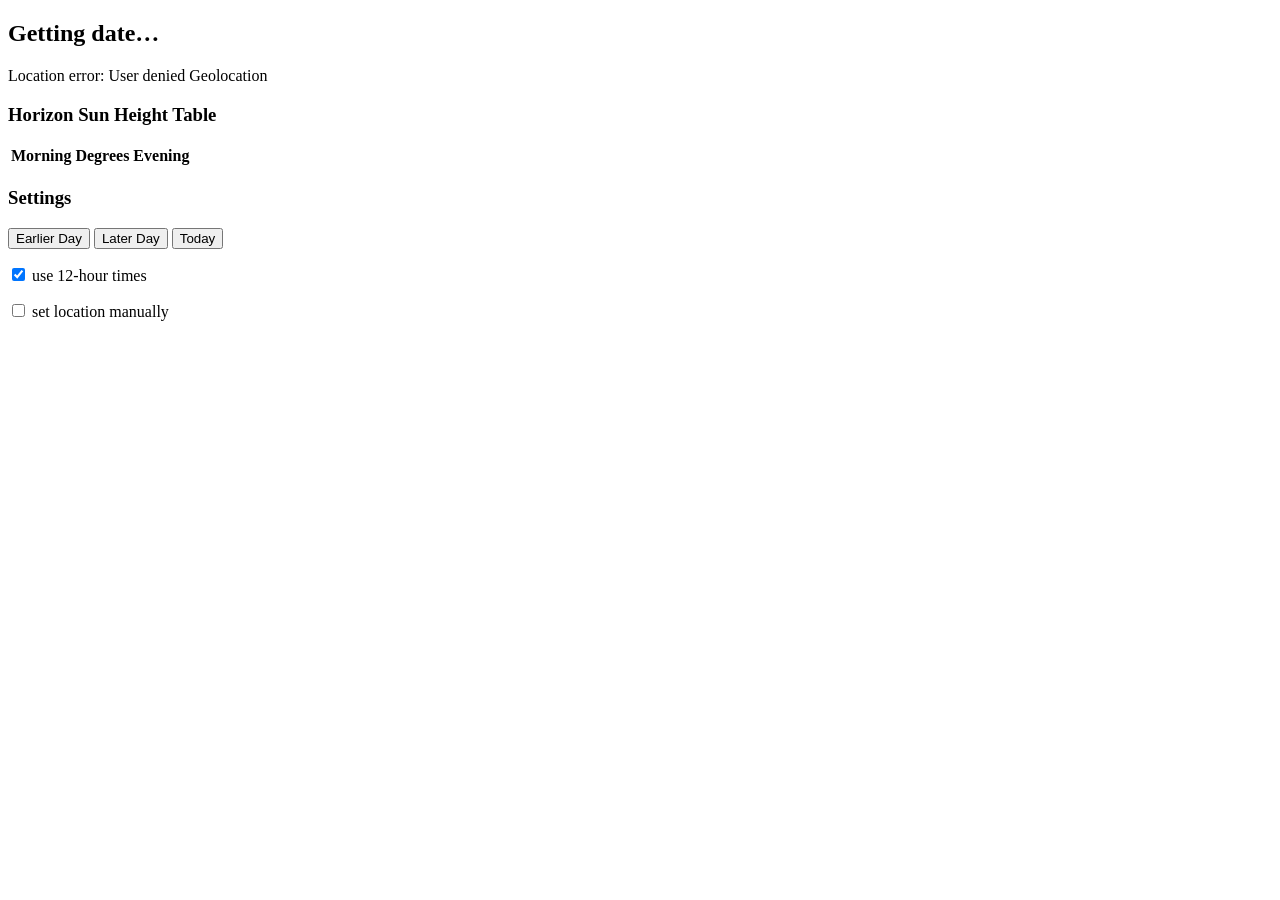
<file: degtool.html>
<!DOCTYPE html>
<html lang="en"><head>
<meta http-equiv="content-type" content="text/html; charset=UTF-8">
	<meta charset="utf-8">
	<title>Horizon Calculator</title>
	<meta name="description" content="A 24-hour clock that shows sunrise, sunset, golden hour, and twilight times for your current location. It also shows the current position and phase of the moon, and its rising and setting times.">
	<meta name="keywords" content="24-hour, clock, sunrise, sunset, twilight, dawn, dusk, moon, moonrise, moonset, moon phase,">
	<meta name="author" content="Geoff Pack">
	<meta name="viewport" content="width=device-width, initial-scale=1.0">
	<meta name="theme-color" content="#000">

	<!--
	<link rel="manifest" href="manifest.json?v=4.8.1">
	<link rel="stylesheet" type="text/css" href="styles/main.css">
	<link rel="stylesheet" type="text/css" href="styles/colors.css">
	<link rel="icon" type="image/png" href="icons/icon_512.png">
	<link rel="icon" type="image/svg+xml" href="icons/icon.svg">
 -->


	<!-- iOS -->
	<link rel="apple-touch-icon" type="image/png" href="icons/icon.png">
	<link rel="apple-touch-startup-image" href="icons/icon.png">
	<meta name="mobile-web-app-capable" content="yes">
	<!-- meta name="apple-mobile-web-app-status-bar-style" content="black-translucent" -->

	<script src="libs/suncalc/suncalc.js"></script>
	<script src="libs/astronomy/astronomy.browser.min.js"></script>

	<script src="scripts/degtable.js"></script>
</head>
<body>

	<div id="info1" class="info">
		<h2 id="dateText">Getting date…</h2>
		<p id="timeText"></p>
		<p id="location">Getting location…</p>
		<p id="mainTimes"></p>

		<noscript>
			<p><b>This site requires Javascript!</b></p>
		</noscript>
	</div>
	<div id="info2" class="info"></div>
	<section id="allTimes">
		<div>
			<h3>Horizon Sun Height Table</h3>
			<table>
				<thead>
					<tr>
						<th scope="col">Morning</th>
						<th scope="col">Degrees</th>
						<th scope="col">Evening</th>
					</tr>
				</thead>
				<tbody>
				</tbody>
			</table>
<p></p>
		</div>
	</section>

	<section id="settings">
		<div>
			<h3>Settings</h3>

			<form >
				<p> <button type="button" onclick="SunClock.getSunTimes(-1)">Earlier Day</button> <button type="button" onclick="SunClock.getSunTimes(1)">Later Day</button>  <button type="button" onclick="SunClock.getSunTimes(0)">Today</button></p>
			</form>

			<form id="settingsForm" onsubmit="return App.updateLocation(this);">
				<p>
					<label><input type="checkbox" name="hour12"> use 12-hour times</label>
				</p>
				<p>
					<label><input type="checkbox" name="setLocationManually"> set location manually</label>
				</p>
				<p id="setLocation">
					<label for="latitude">Latitude </label> <input name="latitude" id="latitude" type="number" min="-90"  max="90" step="any" placeholder="-90 to 90" required> <a href="#note2">ℹ︎</a><br>
					<span id="note2"><small>Use <a href="https://en.wikipedia.org/wiki/Decimal_degrees" target="_blank">decimal degrees</a>. Should be a number between -90.0 and 90.0<br>1–2 decimal places is sufficient.</small></span>
					<label for="longitude">Longitude </label> <input name="longitude" id="longitude" type="number" min="-180" max="180" step="any" placeholder="-180 to 180" required> <a href="#note3">ℹ︎</a><br>
					<span id="note3"><small>Use <a href="https://en.wikipedia.org/wiki/Decimal_degrees" target="_blank">decimal degrees</a>. Should be a number between -180.0 and 180.0<br>1–2 decimal places is sufficient.</small></span>
					<label></label> <input type="submit" value="Update">
				</p>
			</form>
		</div>
	</section>


</body></html>
</file>
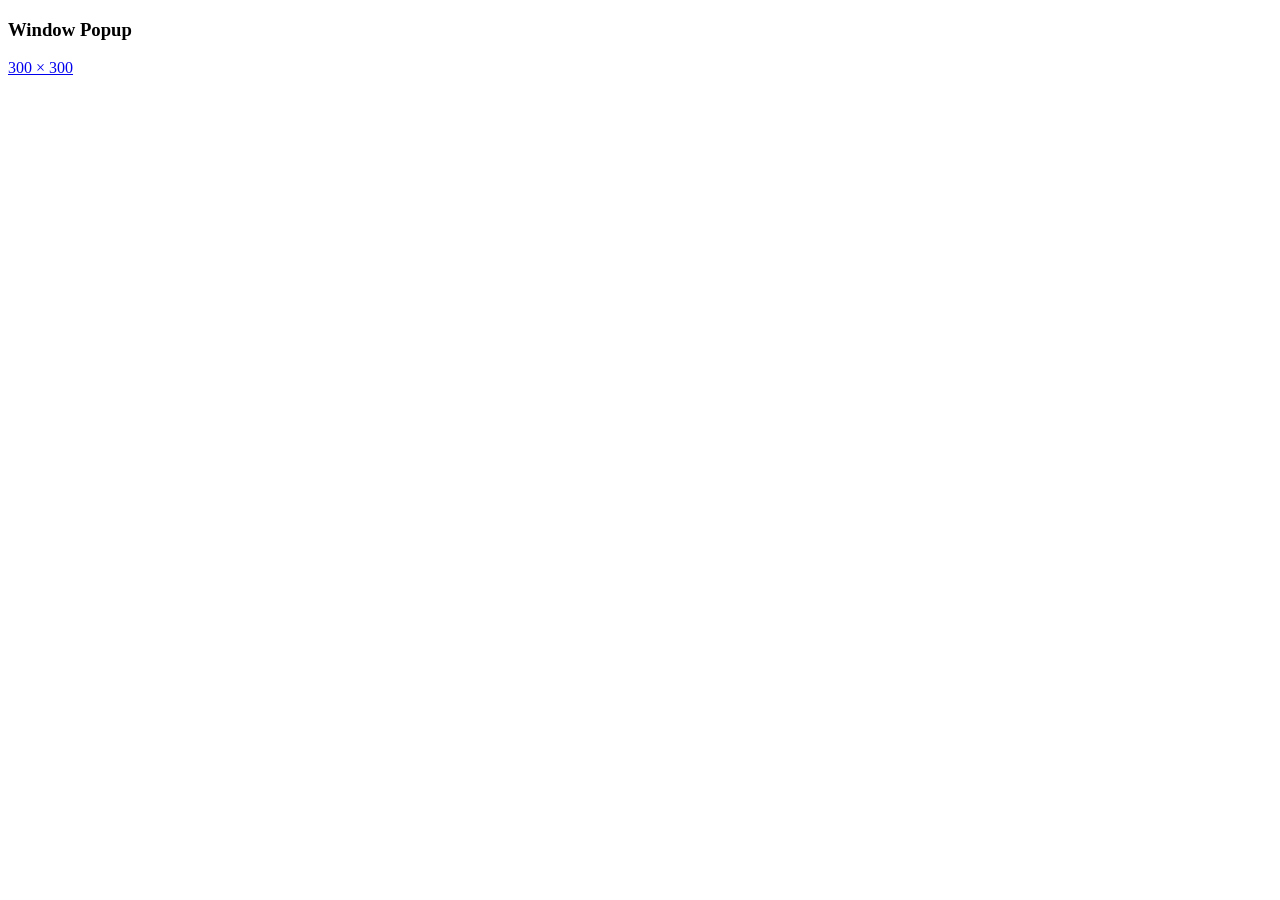
<file: pop.html>
<!DOCTYPE html>
<html lang="en">
<head>
	<meta charset="utf-8">
	<title></title>
	<script>

		function popup(url) {
			x = window.open(url,'x','width=300,height=301,status=no,menubar=no,resizable=yes,scrollbars=no');
		}

	</script>
</head>
<body>

	<h3>Window Popup</h3>

	<p><a href="javascript:popup('index.html')">300 × 300</a></p>

</body>
</html>
</file>
<file: styles/main.css>
/* sunclock main.css */

html, body {color:#000; background:#fff;}
body {margin:0; padding:0; font-size:1em; font-family:'Helvetica Neue', Helvetica, Arial, sans-serif; overflow:auto;}

/* text */
h1 {display:none; font-size:1.2em; margin:0; font-weight:normal; text-align:center;}
h2 {font-size:1.2em; margin:0 0 1em 0;}
h3 {font-size:1.0em; margin:2em 0 1em 0}
h4 {font-size:0.9em; margin:2em 0 1em 0}
p {margin:0 0 1em 0;}
p.to {margin:-0.5em 0 0.5em 0; font-style:italic;}
big {font-size:1.2em;}
sup {font-size:0.75em; margin:0 0.2em;}
.center {text-align:center;}
.nobr {white-space:nowrap;}
.hide {display:none;}
.error {color:#d00;}

table {margin:0 0 1em 0; border-collapse:collapse;}
th {text-align:left;}
th, td {padding:0.3em 0.5em; border:1px solid rgba(127,127,127,0.2);}
/*td:nth-child(2) {text-align:right;}*/

/* links */
a {color:#00e; text-decoration:none;}
a:visited {color:#a0e;}
a:hover {text-decoration:underline;}

/* nav links */
nav a:link,    a.close {text-decoration:none; font-weight:bold; color:#003;}
nav a:visited, a.close:visited {color:#003;}
nav a:hover,   a.close:hover   {color:#f00;}
.done a:visited {color:#00e;}

/* nav positions */
nav, main, footer, section, article, div {box-sizing:border-box;}
nav {position:absolute; margin:0;}
nav svg {width:1.625em; height:1.625em;}
#nav1 {left:16px; top:16px;}
#nav2 {right:16px; top:16px; text-align:right;}
#nav1 {left:16px; top:16px;}
#nav1 a[title="Clock"] {display:none;}

#fullscreen {display:none; margin-left:0em;}
#fullscreen .exit {display:none;}


/* --- LAYOUT --- */
#clock  {display:block; width:100vmin; width:100dvmin; height:100vmin; height:100dvmin; margin:0 auto; padding:0;}
#calendar {display:none; width:100vmin; width:100dvmin; height:100vmin; height:100dvmin; margin:0 auto; padding:0;}
.info   {display:block; width:100vmin; width:100dvmin; max-width:40em; min-height:12em; margin:0 auto; padding:0.01em 1em; text-align:center;}
section {display:block; width:100vmin; width:100dvmin; max-width:40em; margin:0 auto; padding:0; overflow-x:hidden; overflow-y:scroll; overscroll-behavior:contain;} /* default for no-js */
section.overlay {display:none; position:fixed; left:0; top:0; width:100vw; max-width:100vw; height:100vh; height:100dvh; margin:0; background:rgba(255,255,255,0.90); backdrop-filter:blur(3px); -webkit-backdrop-filter: blur(3px);} /* .overlay class added via js */

/* clock bg */
.skyBackground {
	width:300px; height:300px; border-radius:150px;
	background-image:conic-gradient(from 180deg,
		#192029 72deg, #213c66 78deg, #4574bc 84deg, #88a6d4 90deg, #ff9900 90deg, #ffe988 95deg, #dceaff 110deg,
		#dceaff 250deg, #ffe988 265deg, #ff9900 270deg, #88a6d4 270deg, #4574bc 276deg, #213c66 282deg, #192029 288deg);
}

/* hide odd hour numbers by default */
#hourNumbers g:nth-child(odd) {display:none;}
#hourNumbers.showOdd g:nth-child(odd) {display:block;}

/* info */
#info1 {display:block;}
#info2 {display:block;}
.info h3 {margin:1em 0;}
.info .done {display:none;}
#timeText {display:none;}

/* sections */
section > div {position:relative; margin:0; padding:1em;}
.close {position:absolute; right:1.3em; top:1.3em; margin:0; line-height:1;}

/* about */
#bmc {margin:1em auto; text-align:center;}
#bmc a {display:inline-block; padding:13px 27px 9px 24px; color:#0d0c23; background:#fd0; border-radius:11px;}
#bmc a:hover {color:#fd0c23;}

/* settings */
#settings {display:none;}
#settings p {line-height:1.7em;}
#settings input[name="showOddHourNumbers"], #settings input[name="showHourMarks"], #settings input[name="showMinuteMarks"],
	#settings input[name="showMinuteNumbers"], #settings input[name="sweepHand"] {margin-left:2.2em;}
#setDirection {display:none; margin:-1em 0 1em 1.5em;}
#setDirection label {font-size:0.9em;}
#setLocation {display:none; margin:-0.5em 0 1em 1.5em;}
#setLocation label {display:inline-block; width:6em; font-size:0.9em;}
#setLocation input {width:8em; font-size:12px;}
#setLocation input[type="submit"] {width:auto; font-size:1em;}
#setLocation span {display:inline-block; line-height:1.2;}
#setLocation span.hide {display:none;}

/* all times */
#allTimes {display:none;}
#allTimes table {margin:1em auto;}
#allTimes td:nth-child(2) {max-width:22em;}


@media (orientation:landscape) {
	#clock, #calendar {width:100vmin; width:100dvmin; height:100vmin; height:100dvmin;}

	.info {position:absolute; left:0; top:4em; width:calc(50vw - 50vmin); width:calc(50vw - 50dvmin); height:calc(100vh - 4em); height:calc(100dvh - 4em); overflow:visible;}
	#info1 {padding-right:0; text-align:left;}
	#info2 {display:block; left:auto; right:0em; padding-left:0; text-align:right;}
}

@media (orientation:portrait) {
	#clock, #calendar {margin-top:1.8em;}
}

@media (min-width:30rem) {
	html, html body {background:#ccc;}
	section.overlay {background:rgba(204,204,204,0.9); overflow:hidden;}
	section.overlay > div {width:40em; max-width:80vw; height:auto; max-height:90vh; max-height:90dvh; margin:5vh auto; margin:5dvh auto; background:rgba(255,255,255,0.7); overflow-x:hidden; overflow-y:auto; border:1px solid #999; border-radius:7px; box-shadow:0 5px 10px 8px rgba(0, 0, 0, 0.2);;}
	#settings.overlay > div {width:22em;}
}

@media (hover:none) {
	.info .done {display:block;}
}
</file>
<file: styles/colors.css>
/* sunclock colors.css */

:root {
	--text:       #000;
	--bg-color1:  #fff;
	--bg-color2:  #ddd;

	--link-color1:  #00e;
	--vlink-color1: #a0e;
	--alink-color1: #00e;

	--link-color2:  #003;
	--vlink-color2: #003;
	--alink-color2: #f00;

	--bg-overlay1: rgba(255,255,255,0.90);
	--bg-overlay2: rgba(204,204,204,0.90);
	--bg-overlay3: rgba(255,255,255,0.70);
	--overlay-border: #999;

	/* time period bg colors */
	--bg-day:        #aaddff;
	--bg-glareZone:  #bef;
	--bg-goldenHour: #eedd99;
	--bg-sunset:     #ff9900;
	--bg-twilight0:  #88bbdd;
	--bg-twilight1:  #88a6d4;
	--bg-blueHour:   #1e3c77;
	--bg-twilight2:  #113366;
	--bg-twilight3:  #1f3044;
	--bg-night:      #192029;

	/* months bg colors*/
	--bg-m1:  hsl(180 60% 90%);
	--bg-m2:  hsl(150 60% 90%);
	--bg-m3:  hsl(120 60% 90%);
	--bg-m4:  hsl(90 60% 90%);
	--bg-m5:  hsl(60 60% 90%);
	--bg-m6:  hsl(30 60% 90%);
	--bg-m7:  hsl(0 60% 90%);
	--bg-m8:  hsl(-30 60% 90%);
	--bg-m9:  hsl(-60 60% 90%);
	--bg-m10: hsl(-90 60% 90%);
	--bg-m11: hsl(-120 60% 90%);
	--bg-m12: hsl(-150 60% 90%);

	/* astronomical events bg colors */
	--bg-sE:  hsl(120 60% 70%);
	--bg-sS:  hsl(30 60% 70%);
	--bg-aE:  hsl(-60 60% 70%);
	--bg-wS:  hsl(-150 60% 70%);
	--bg-pH:  hsl(180 0% 70%);
	--bg-aH:  hsl(0 0% 70%);

	--sky-gradient: conic-gradient(from 180deg,
		#192029 72deg, #213c66 78deg, #4574bc 84deg, #88a6d4 90deg, #ff9900 90deg, #ffe988 95deg, #dceaff 110deg,
		#dceaff 250deg, #ffe988 265deg, #ff9900 270deg, #88a6d4 270deg, #4574bc 276deg, #213c66 282deg, #192029 288deg);

}

:root[data-theme="dark"] {
	--text:       #ddd;
	--bg-color1:  #222;
	--bg-color2:  #222;

	--link-color1:  #79f;
	--vlink-color1: #a7d;
	--alink-color1: #79f;

	--link-color2:  #ddd;
	--vlink-color2: #ddd;
	--alink-color2: #f00;

	--bg-overlay1: rgba(34,34,34,0.90);
	--bg-overlay2: rgba(22,22,22,0.90);
	--bg-overlay3: rgba(34,34,34,0.70);
	--overlay-border: #4c4c4c;

	/* time period bg colors */
	--bg-day:        #6699dd;
	--bg-glareZone:  #8ac;
	--bg-goldenHour: #bbaa77;
	--bg-sunset:     #cc7700;
	--bg-twilight0:  #8899aa;
	--bg-twilight1:  #7788aa;
	--bg-blueHour:   #0f2a66;
	--bg-twilight2:  #062255;
	--bg-twilight3:  #0d1726;
	--bg-night:      #030303;

	/* months bg colors*/
	--bg-m1:  hsl(180 60% 25%);
	--bg-m2:  hsl(150 60% 25%);
	--bg-m3:  hsl(120 60% 25%);
	--bg-m4:  hsl(90 60% 25%);
	--bg-m5:  hsl(60 60% 25%);
	--bg-m6:  hsl(30 60% 25%);
	--bg-m7:  hsl(0 60% 25%);
	--bg-m8:  hsl(-30 60% 25%);
	--bg-m9:  hsl(-60 60% 25%);
	--bg-m10: hsl(-90 60% 25%);
	--bg-m11: hsl(-120 60% 25%);
	--bg-m12: hsl(-150 60% 25%);

	/* astronomical events bg colors */
	--bg-sE:  hsl(120 60% 33%);
	--bg-sS:  hsl(30 60% 33%);
	--bg-aE:  hsl(-60 60% 33%);
	--bg-wS:  hsl(-150 60% 33%);
	--bg-pH:  hsl(180 0% 33%);
	--bg-aH:  hsl(0 0% 33%);

	--sky-gradient: conic-gradient(from 180deg,
		#030303 72deg, #101d33 78deg, #325489 84deg, #677ea1 90deg, #cc7a00 90deg, #ccba6c 95deg, #b0bbcc 110deg,
		#b0bbcc 250deg, #ccba6c 265deg, #cc7a00 270deg, #677ea1 270deg, #325489 276deg, #101d33 282deg, #030303 288deg);

}


/* body */
html, body {color:var(--text); background:var(--bg-color1);}

/* links */
a         {color:var(--link-color1);}
a:visited {color:var(--vlink-color1);}
a:hover   {color:var(--link-color1);}
.done a:visited {color:var(--link-color1);}

/* nav links */
nav a:link,    a.close         {color:var(--link-color2);}
nav a:visited, a.close:visited {color:var(--vlink-color2);}
nav a:hover,   a.close:hover   {color:var(--alink-color2);}

/* section overlays */
section.overlay {background:var(--bg-overlay1);}

/* clock background */
.skyBackground {background-image:var(--sky-gradient);}

/* time periods */
#earlyMorning                {fill:#192029; fill:var(--bg-night);}
#astronomicalMorningTwilight {fill:#213c66; fill:var(--bg-twilight3);}
#nauticalMorningTwilight     {fill:#1e3c77; fill:var(--bg-twilight2);}
#civilMorningTwilight        {fill:#88a6d4; fill:var(--bg-twilight1);}
#morningBlueHour             {fill:#1e3c77; fill:var(--bg-blueHour);}
#firstDaylight               {fill:#88a6d4; fill:var(--bg-twilight0);}
#sunrise                     {fill:#ff9900; fill:var(--bg-sunset);}
#morningGoldenHour           {fill:#ffe988; fill:var(--bg-goldenHour);}
#morningGlareZone            {fill:#eeddff; fill:var(--bg-glareZone);}
#morning                     {fill:#dceaff; fill:var(--bg-day);}
#afternoon                   {fill:#dceaff; fill:var(--bg-day);}
#eveningGlareZone            {fill:#eeddff; fill:var(--bg-glareZone);}
#eveningGoldenHour           {fill:#ffe988; fill:var(--bg-goldenHour);}
#sunset                      {fill:#ff9900; fill:var(--bg-sunset);}
#lastDaylight                {fill:#88a6d4; fill:var(--bg-twilight0);}
#eveningBlueHour             {fill:#1e3c77; fill:var(--bg-blueHour);}
#civilEveningTwilight        {fill:#88a6d4; fill:var(--bg-twilight1);}
#nauticalEveningTwilight     {fill:#1e3c77; fill:var(--bg-twilight2);}
#astronomicalEveningTwilight {fill:#213c66; fill:var(--bg-twilight3);}
#lateEvening                 {fill:#192029; fill:var(--bg-night);}

/* months */
.m1  {stroke:hsl(180 60% 90%);  stroke:var(--bg-m1);}
.m2  {stroke:hsl(150 60% 90%);  stroke:var(--bg-m2);}
.m3  {stroke:hsl(120 60% 90%);  stroke:var(--bg-m3);}
.m4  {stroke:hsl(90 60% 90%);   stroke:var(--bg-m4);}
.m5  {stroke:hsl(60 60% 90%);   stroke:var(--bg-m5);}
.m6  {stroke:hsl(30 60% 90%);   stroke:var(--bg-m6);}
.m7  {stroke:hsl(0 60% 90%);    stroke:var(--bg-m7);}
.m8  {stroke:hsl(-30 60% 90%);  stroke:var(--bg-m8);}
.m9  {stroke:hsl(-60 60% 90%);  stroke:var(--bg-m9);}
.m10 {stroke:hsl(-90 60% 90%);  stroke:var(--bg-m10);}
.m11 {stroke:hsl(-120 60% 90%); stroke:var(--bg-m11);}
.m12 {stroke:hsl(-150 60% 90%); stroke:var(--bg-m12);}

/* astronomical events */
#springEquinox  {stroke:hsl(120 60% 70%);  stroke:var(--bg-sE);}
#summerSolstice {stroke:hsl(30 60% 70%);   stroke:var(--bg-sS);}
#autumnEquinox  {stroke:hsl(-60 60% 70%);  stroke:var(--bg-aE);}
#winterSolstice {stroke:hsl(-150 60% 70%); stroke:var(--bg-wS);}
#perihelion     {stroke:hsl(180 0% 70%);   stroke:var(--bg-pH);}
#aphelion       {stroke:hsl(0 0% 70%);     stroke:var(--bg-aH);}
#febMidpoint, #mayMidpoint, #augMidpoint, #novMidpoint {stroke:hsl(0 10% 60%);}


@media (min-width:30rem) {
	html, html body {background:var(--bg-color2);}
	section.overlay {background:var(--bg-overlay2);}
	section.overlay > div {background:var(--bg-overlay3); border-color: var(--overlay-border);}
}
</file>
